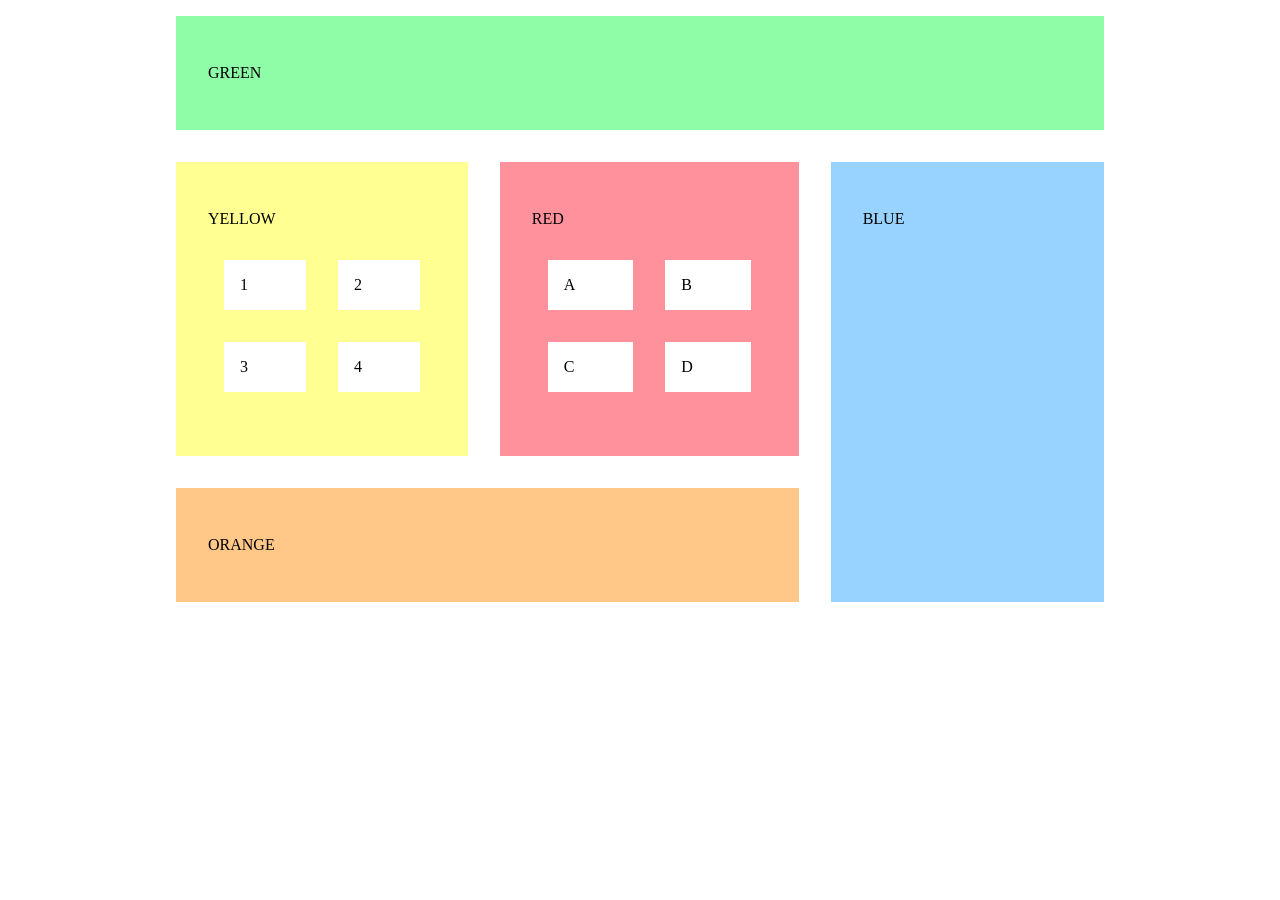
<file: CSS/Exercise-7/index.html>
<!DOCTYPE html>
<html lang="en">

<head>
  <meta charset="UTF-8">
  <meta http-equiv="X-UA-Compatible" content="IE=edge">
  <meta name="viewport" content="width=device-width, initial-scale=1.0">
  <title>Blocks</title>
  <link rel="stylesheet" href="start.css">
  <link rel="stylesheet" href="style.css">
</head>

<body>
  <section id="green">
    <p>GREEN</p>
  </section>
  <section id="yellow">
    <p>YELLOW</p>
    <ul>
      <li>1</li>
      <li>2</li>
      <li>3</li>
      <li>4</li>
    </ul>
  </section>
  <section id="orange">
    <p>ORANGE</p>
  </section>
  <section id="red">
    <p>RED</p>
    <ul>
      <li>A</li>
      <li>B</li>
      <li>C</li>
      <li>D</li>
    </ul>
  </section>
  <section id="blue">
    <p>BLUE</p>
  </section>

</body>

</html>
</file>
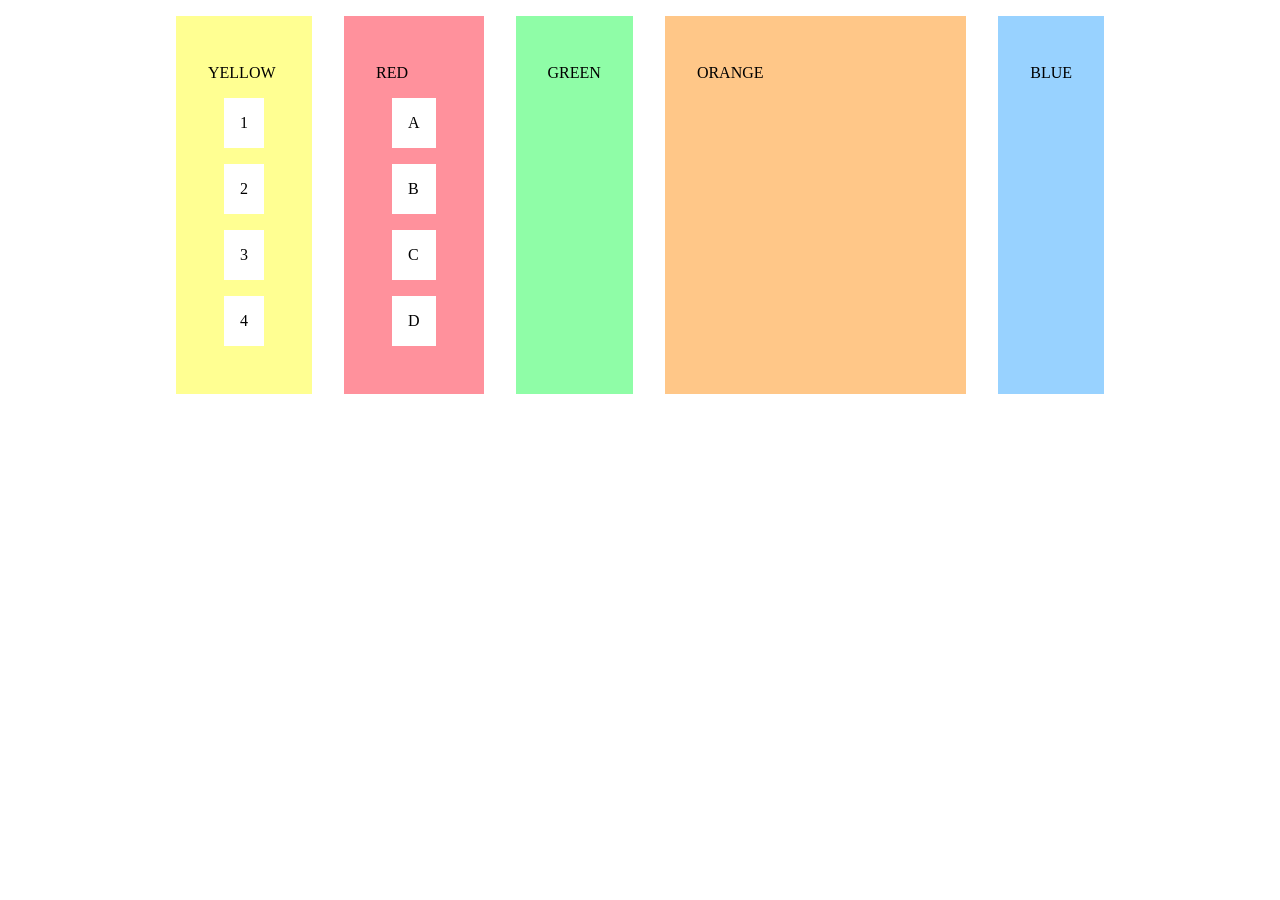
<file: CSS/Exercise-8/index.html>
<!DOCTYPE html>
<html lang="en">

<head>
  <meta charset="UTF-8">
  <meta http-equiv="X-UA-Compatible" content="IE=edge">
  <meta name="viewport" content="width=device-width, initial-scale=1.0">
  <title>Blocks</title>
  <link rel="stylesheet" href="start.css">
  <link rel="stylesheet" href="style.css">
</head>

<body>
  <section id="green">
    <p>GREEN</p>
  </section>
  <section id="yellow">
    <p>YELLOW</p>
    <ul>
      <li>1</li>
      <li>2</li>
      <li>3</li>
      <li>4</li>
    </ul>
  </section>
  <section id="orange">
    <p>ORANGE</p>
  </section>
  <section id="red">
    <p>RED</p>
    <ul>
      <li>A</li>
      <li>B</li>
      <li>C</li>
      <li>D</li>
    </ul>
  </section>
  <section id="blue">
    <p>BLUE</p>
  </section>
</body>

</html>
</file>
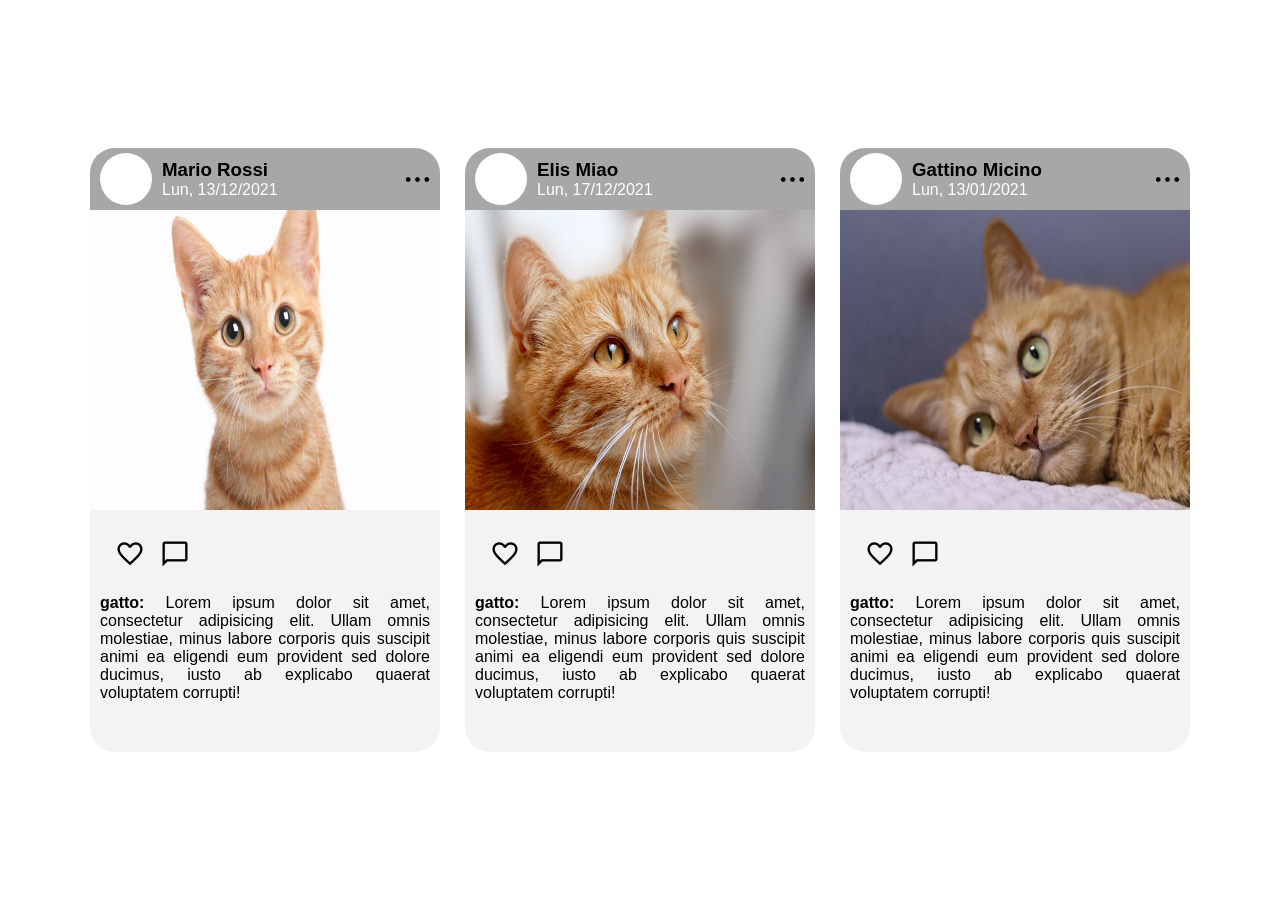
<file: CSS/Exercise-9/index.html>
<!DOCTYPE html>
<html lang="en">

<head>
    <meta charset="UTF-8">
    <meta http-equiv="X-UA-Compatible" content="IE=edge">
    <meta name="viewport" content="width=device-width, initial-scale=1.0">
    <title>Document</title>
    <link rel="stylesheet" href="style.css">
    <link rel="stylesheet"
        href="https://fonts.googleapis.com/css2?family=Material+Symbols+Outlined:opsz,wght,FILL,GRAD@48,400,0,0" />
</head>

<body>
    <main>
        <div class="card">
            <div class="card-header">
                <div class="card-img">
                    <div class="profile-img"></div>
                </div>
                <div class="card-titles">
                    <h3>Mario Rossi</h3>
                    <p>Lun, 13/12/2021</p>
                </div>
                <div class="card-setting">
                    <span class="material-symbols-outlined">more_horiz</span>
                </div>
            </div>
            <div class="card-photo"><img src="assets/AdobeStock_295949484-1-1280x720.jpg" alt="immagine"></div>
            <div class="card-iterator">
                <span class="material-symbols-outlined">favorite</span>
                <span class="material-symbols-outlined">chat_bubble</span>
            </div>
            <div class="card-body">
                <p> <span class="card-user">gatto:</span> Lorem ipsum dolor sit amet, consectetur adipisicing elit.
                    Ullam omnis molestiae, minus labore corporis quis suscipit animi ea eligendi eum provident sed
                    dolore ducimus, iusto ab explicabo quaerat voluptatem corrupti!</p>
            </div>
        </div>
        <div class="card">
            <div class="card-header">
                <div class="card-img">
                    <div class="profile-img"></div>
                </div>
                <div class="card-titles">
                    <h3>Elis Miao</h3>
                    <p>Lun, 17/12/2021</p>
                </div>
                <div class="card-setting">
                    <span class="material-symbols-outlined">more_horiz</span>
                </div>
            </div>
            <div class="card-photo"><img src="assets/cat-5496162_1280.jpg" alt="immagine"></div>
            <div class="card-iterator">
                <span class="material-symbols-outlined">favorite</span>
                <span class="material-symbols-outlined">chat_bubble</span>
            </div>
            <div class="card-body">
                <p> <span class="card-user">gatto:</span> Lorem ipsum dolor sit amet, consectetur adipisicing elit.
                    Ullam omnis molestiae, minus labore corporis quis suscipit animi ea eligendi eum provident sed
                    dolore ducimus, iusto ab explicabo quaerat voluptatem corrupti!</p>
            </div>
        </div>
        <div class="card">
            <div class="card-header">
                <div class="card-img">
                    <div class="profile-img"></div>
                </div>
                <div class="card-titles">
                    <h3>Gattino Micino</h3>
                    <p>Lun, 13/01/2021</p>
                </div>
                <div class="card-setting">
                    <span class="material-symbols-outlined">more_horiz</span>
                </div>
            </div>
            <div class="card-photo"><img src="assets/cat-5927525__340.jpg" alt="immagine"></div>
            <div class="card-iterator">
                <span class="material-symbols-outlined">favorite</span>
                <span class="material-symbols-outlined">chat_bubble</span>
            </div>
            <div class="card-body">
                <p> <span class="card-user">gatto:</span> Lorem ipsum dolor sit amet, consectetur adipisicing elit.
                    Ullam omnis molestiae, minus labore corporis quis suscipit animi ea eligendi eum provident sed
                    dolore ducimus, iusto ab explicabo quaerat voluptatem corrupti!</p>
            </div>
        </div>
    </main>
</body>

</html>
</file>
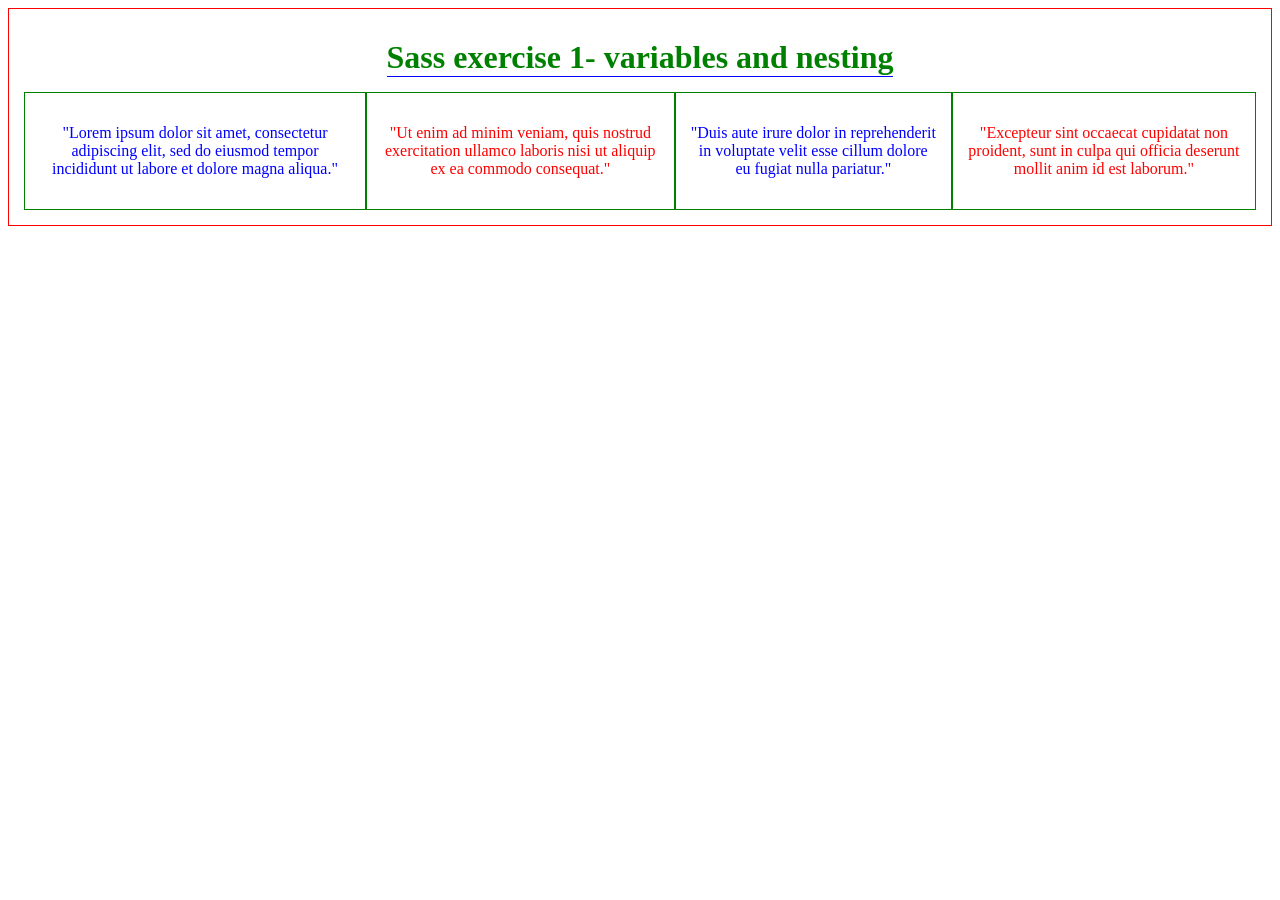
<file: SASS/sass_exercise_1-variables_nesting/index.html>
<!DOCTYPE html>
<html>
    <head>
        <title>Sass exercise 1- variables and nesting</title>
        <link rel="stylesheet" href="./style.css">
    </head>
    <body>
        <div>
            <h1>Sass exercise 1- variables and nesting</h1>
            <section>
                <article>
                    <p>"Lorem ipsum dolor sit amet, consectetur adipiscing elit, sed do eiusmod tempor incididunt ut labore et dolore magna aliqua."</p>
                </article>
                <article>
                    <p>"Ut enim ad minim veniam, quis nostrud exercitation ullamco laboris nisi ut aliquip ex ea commodo consequat."</p>
                </article> 
                <article>
                    <p>"Duis aute irure dolor in reprehenderit in voluptate velit esse cillum dolore eu fugiat nulla pariatur."</p>
                </article> 
                <article>
                    <p>"Excepteur sint occaecat cupidatat non proident, sunt in culpa qui officia deserunt mollit anim id est laborum."</p>
                </article>
            </section>
        </div>
    </body>
</html>
</file>
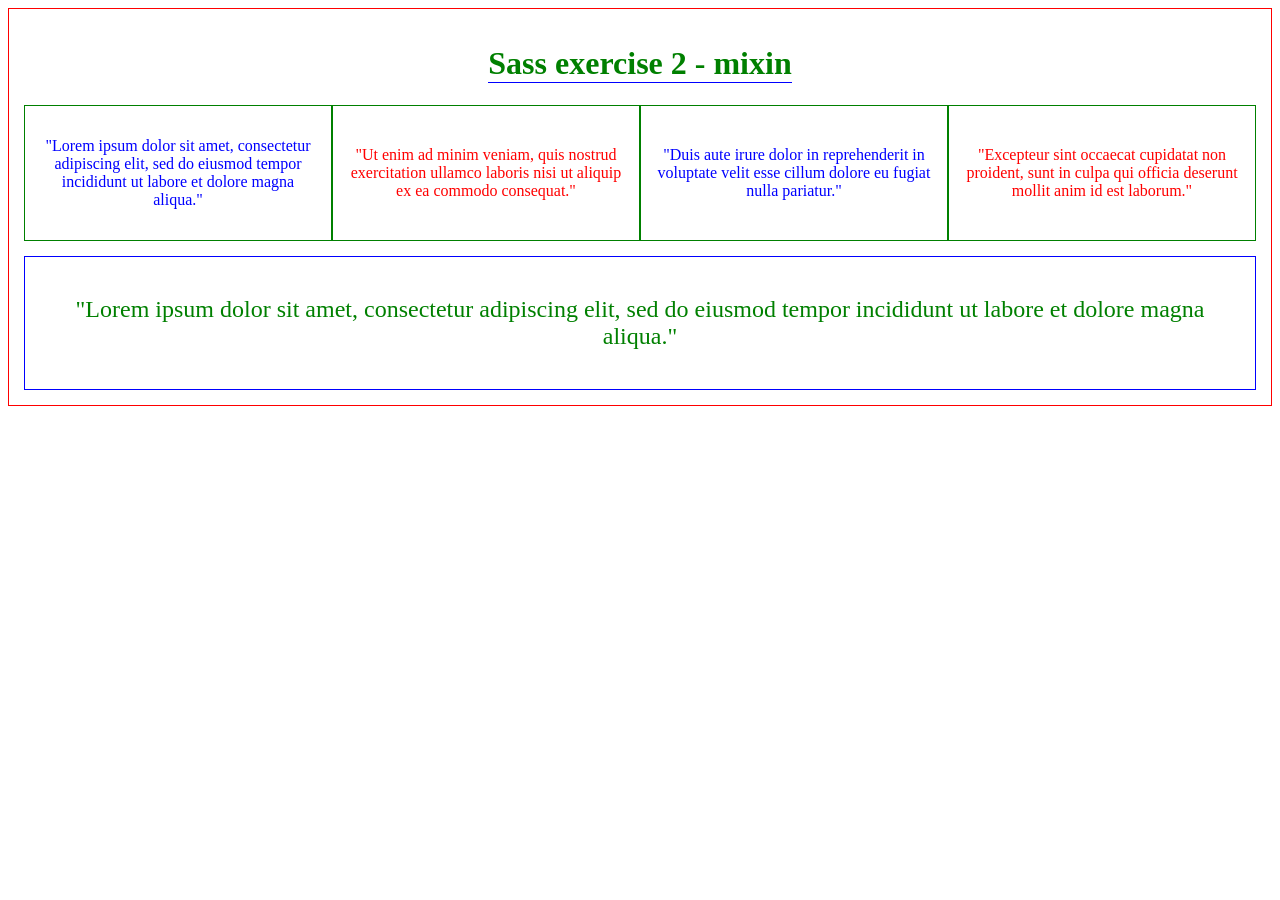
<file: SASS/sass_exercise_2-mixin/index.html>
<!DOCTYPE html>
<html>
    <head>
        <title>Sass exercise 2 - mixin</title>
        <link rel="stylesheet" href="./style.css">
    </head>
    <body>
        <div>
            <h1>Sass exercise 2 - mixin</h1>
            <section>
                <article class="odd">
                    <p>"Lorem ipsum dolor sit amet, consectetur adipiscing elit, sed do eiusmod tempor incididunt ut labore et dolore magna aliqua."</p>
                </article>
                <article class="even">
                    <p>"Ut enim ad minim veniam, quis nostrud exercitation ullamco laboris nisi ut aliquip ex ea commodo consequat."</p>
                </article> 
                <article class="odd">
                    <p>"Duis aute irure dolor in reprehenderit in voluptate velit esse cillum dolore eu fugiat nulla pariatur."</p>
                </article> 
                <article class="even">
                    <p>"Excepteur sint occaecat cupidatat non proident, sunt in culpa qui officia deserunt mollit anim id est laborum."</p>
                </article>
            </section>
            <section >
                <article class="footer">
                    <p>"Lorem ipsum dolor sit amet, consectetur adipiscing elit, sed do eiusmod tempor incididunt ut labore et dolore magna aliqua."</p>
                </article>
            </section>
        </div>
    </body>
</html>
</file>
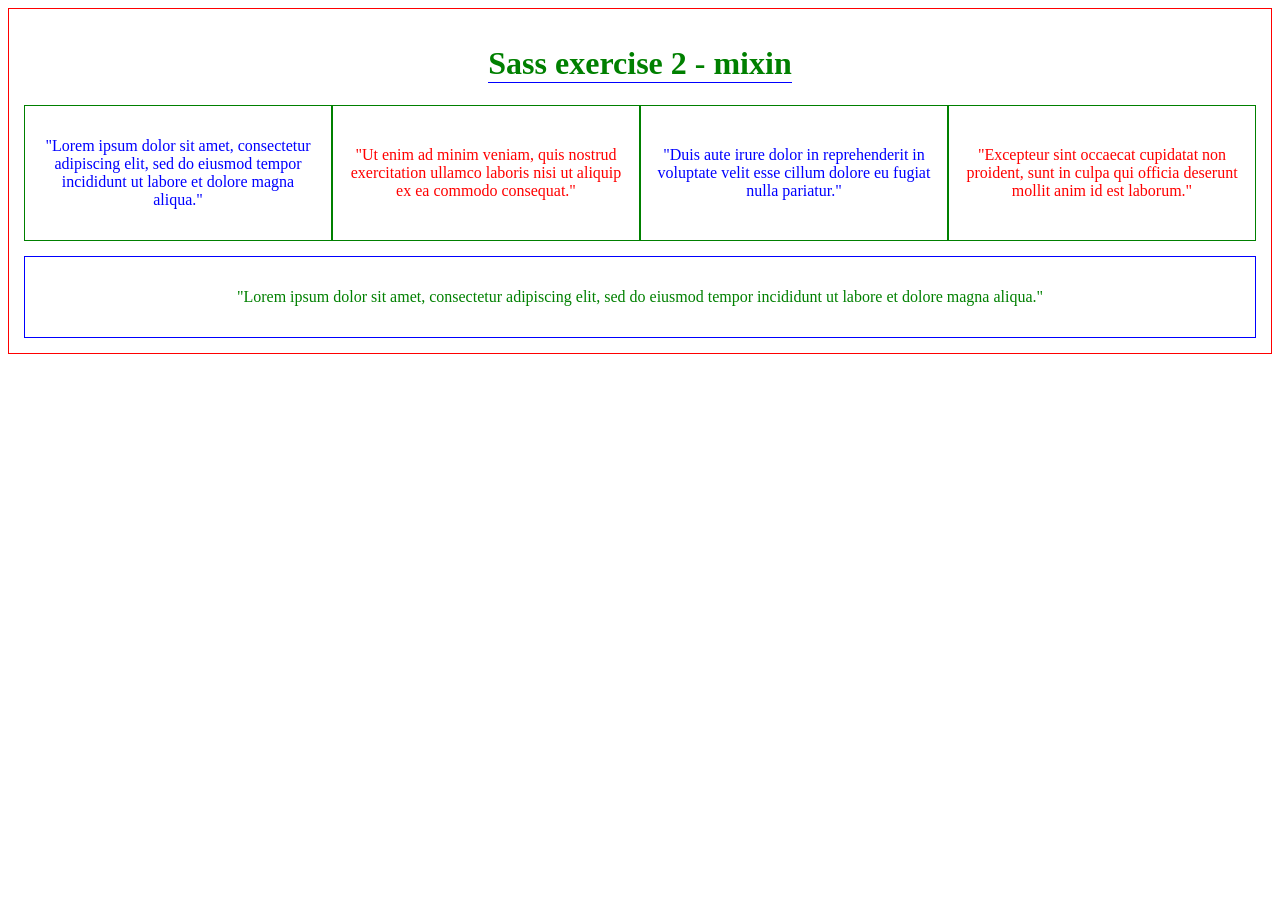
<file: SASS/sass_exercise_3-functions_modules/index.html>
<!DOCTYPE html>
<html>
    <head>
        <title>Sass exercise 3 - functions and modules</title>
        <link rel="stylesheet" href="./style.css">
    </head>
    <body>
        <div>
            <h1>Sass exercise 2 - mixin</h1>
            <section>
                <article class="odd">
                    <p>"Lorem ipsum dolor sit amet, consectetur adipiscing elit, sed do eiusmod tempor incididunt ut labore et dolore magna aliqua."</p>
                </article>
                <article class="even">
                    <p>"Ut enim ad minim veniam, quis nostrud exercitation ullamco laboris nisi ut aliquip ex ea commodo consequat."</p>
                </article> 
                <article class="odd">
                    <p>"Duis aute irure dolor in reprehenderit in voluptate velit esse cillum dolore eu fugiat nulla pariatur."</p>
                </article> 
                <article class="even">
                    <p>"Excepteur sint occaecat cupidatat non proident, sunt in culpa qui officia deserunt mollit anim id est laborum."</p>
                </article>
            </section>
            <section>
                <article class="footer">
                    <p>"Lorem ipsum dolor sit amet, consectetur adipiscing elit, sed do eiusmod tempor incididunt ut labore et dolore magna aliqua."</p>
                </article>
            </section>
        </div>
    </body>
</html>
</file>
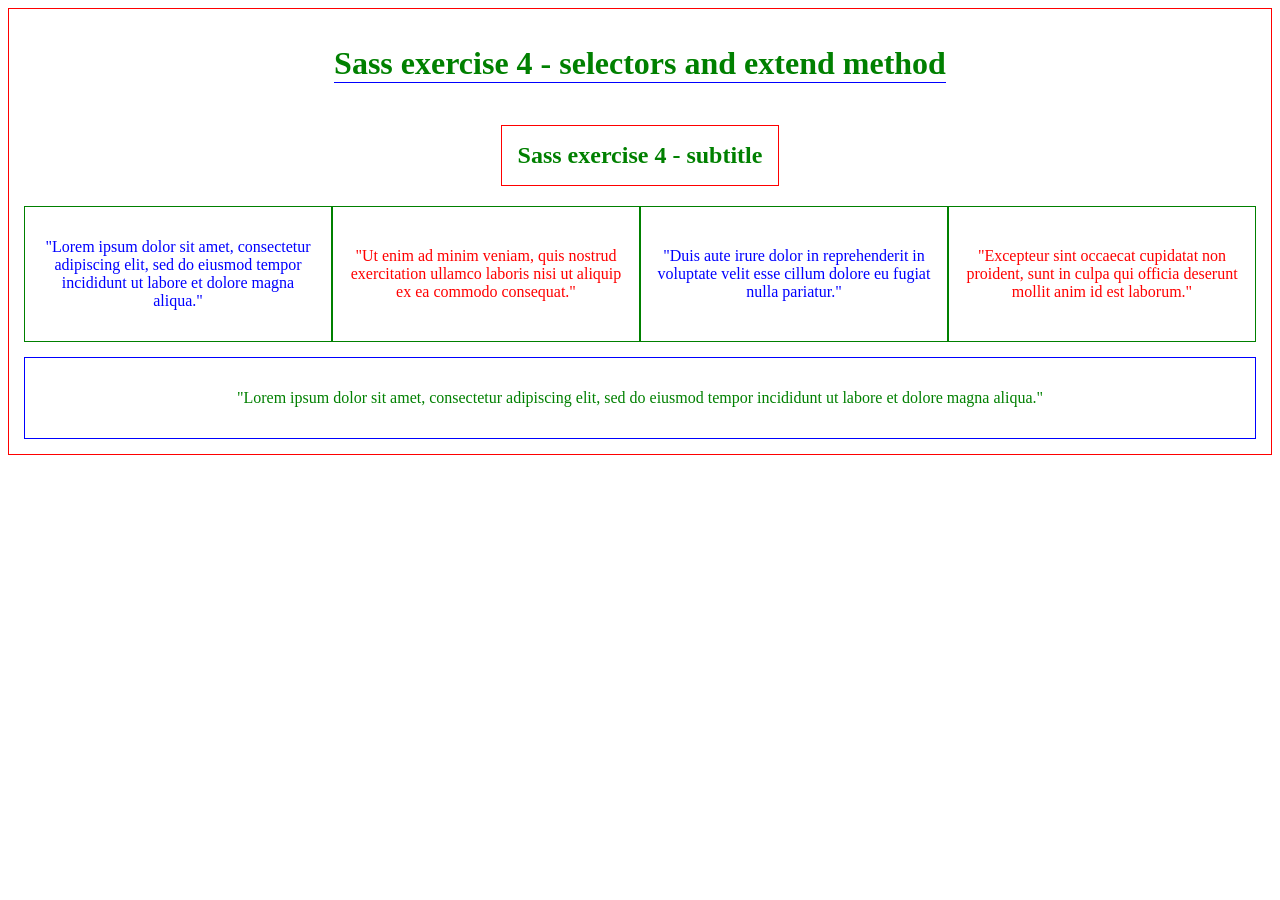
<file: SASS/sass_exercise_4-selectors_extend/index.html>
<!DOCTYPE html>
<html>
    <head>
        <title>Sass exercise 4 - selectors and extend method</title>
        <link rel="stylesheet" href="./style.css">
    </head>
    <body>
        <div>
            <h1>Sass exercise 4 - selectors and extend method</h1>
            <h2>Sass exercise 4 - subtitle</h2>
            <section>
                <article class="odd">
                    <p>"Lorem ipsum dolor sit amet, consectetur adipiscing elit, sed do eiusmod tempor incididunt ut labore et dolore magna aliqua."</p>
                </article>
                <article class="even">
                    <p>"Ut enim ad minim veniam, quis nostrud exercitation ullamco laboris nisi ut aliquip ex ea commodo consequat."</p>
                </article> 
                <article class="odd">
                    <p>"Duis aute irure dolor in reprehenderit in voluptate velit esse cillum dolore eu fugiat nulla pariatur."</p>
                </article> 
                <article class="even">
                    <p>"Excepteur sint occaecat cupidatat non proident, sunt in culpa qui officia deserunt mollit anim id est laborum."</p>
                </article>
            </section>
            <section>
                <article class="footer">
                    <p>"Lorem ipsum dolor sit amet, consectetur adipiscing elit, sed do eiusmod tempor incididunt ut labore et dolore magna aliqua."</p>
                </article>
            </section>
        </div>
    </body>
</html>
</file>
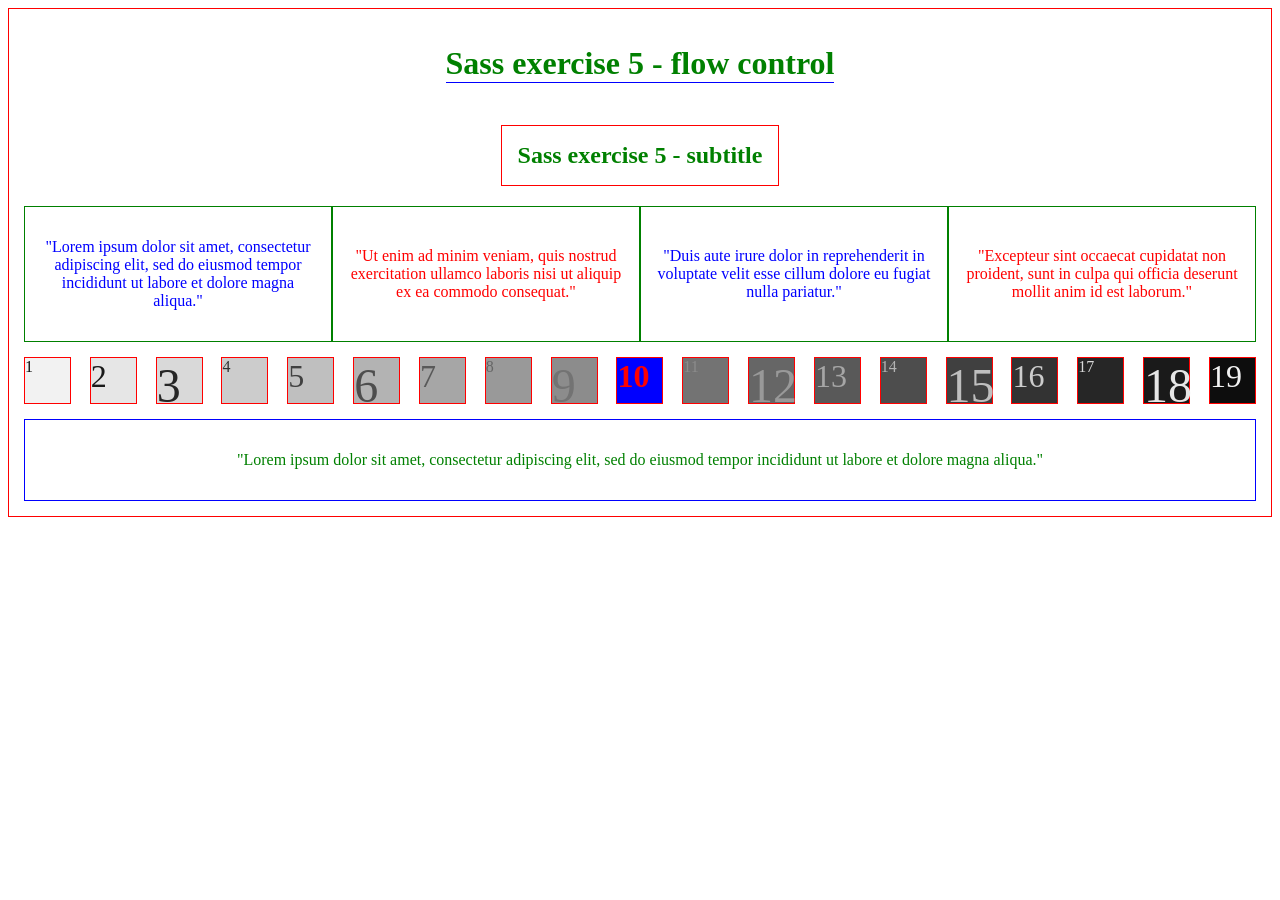
<file: SASS/sass_exercise_5-flow_control/index.html>
<!DOCTYPE html>
<html>
    <head>
        <title>Sass exercise 5 - flow control</title>
        <link rel="stylesheet" href="./style.css">
    </head>
    <body>
        <div>
            <h1>Sass exercise 5 - flow control</h1>
            <h2>Sass exercise 5 - subtitle</h2>
            <section>
                <article class="odd">
                    <p>"Lorem ipsum dolor sit amet, consectetur adipiscing elit, sed do eiusmod tempor incididunt ut labore et dolore magna aliqua."</p>
                </article>
                <article class="even">
                    <p>"Ut enim ad minim veniam, quis nostrud exercitation ullamco laboris nisi ut aliquip ex ea commodo consequat."</p>
                </article> 
                <article class="odd">
                    <p>"Duis aute irure dolor in reprehenderit in voluptate velit esse cillum dolore eu fugiat nulla pariatur."</p>
                </article> 
                <article class="even">
                    <p>"Excepteur sint occaecat cupidatat non proident, sunt in culpa qui officia deserunt mollit anim id est laborum."</p>
                </article>
            </section>
            <section class="box-container">
                <div class="fs-1rem">1</div>
                <div class="fs-2rem">2</div>
                <div class="fs-3rem">3</div>
                <div class="fs-1rem">4</div>
                <div class="fs-2rem">5</div>
                <div class="fs-3rem">6</div>
                <div class="fs-2rem">7</div>
                <div class="fs-1rem">8</div>
                <div class="fs-3rem">9</div>
                <div class="fs-2rem">10</div>
                <div class="fs-1rem">11</div>
                <div class="fs-3rem">12</div>
                <div class="fs-2rem">13</div>
                <div class="fs-1rem">14</div>
                <div class="fs-3rem">15</div>
                <div class="fs-2rem">16</div>
                <div class="fs-1rem">17</div>
                <div class="fs-3rem">18</div>
                <div class="fs-2rem">19</div>
            </section>
            <section>
                <article class="footer">
                    <p>"Lorem ipsum dolor sit amet, consectetur adipiscing elit, sed do eiusmod tempor incididunt ut labore et dolore magna aliqua."</p>
                </article>
            </section>
        </div>
    </body>
</html>
</file>
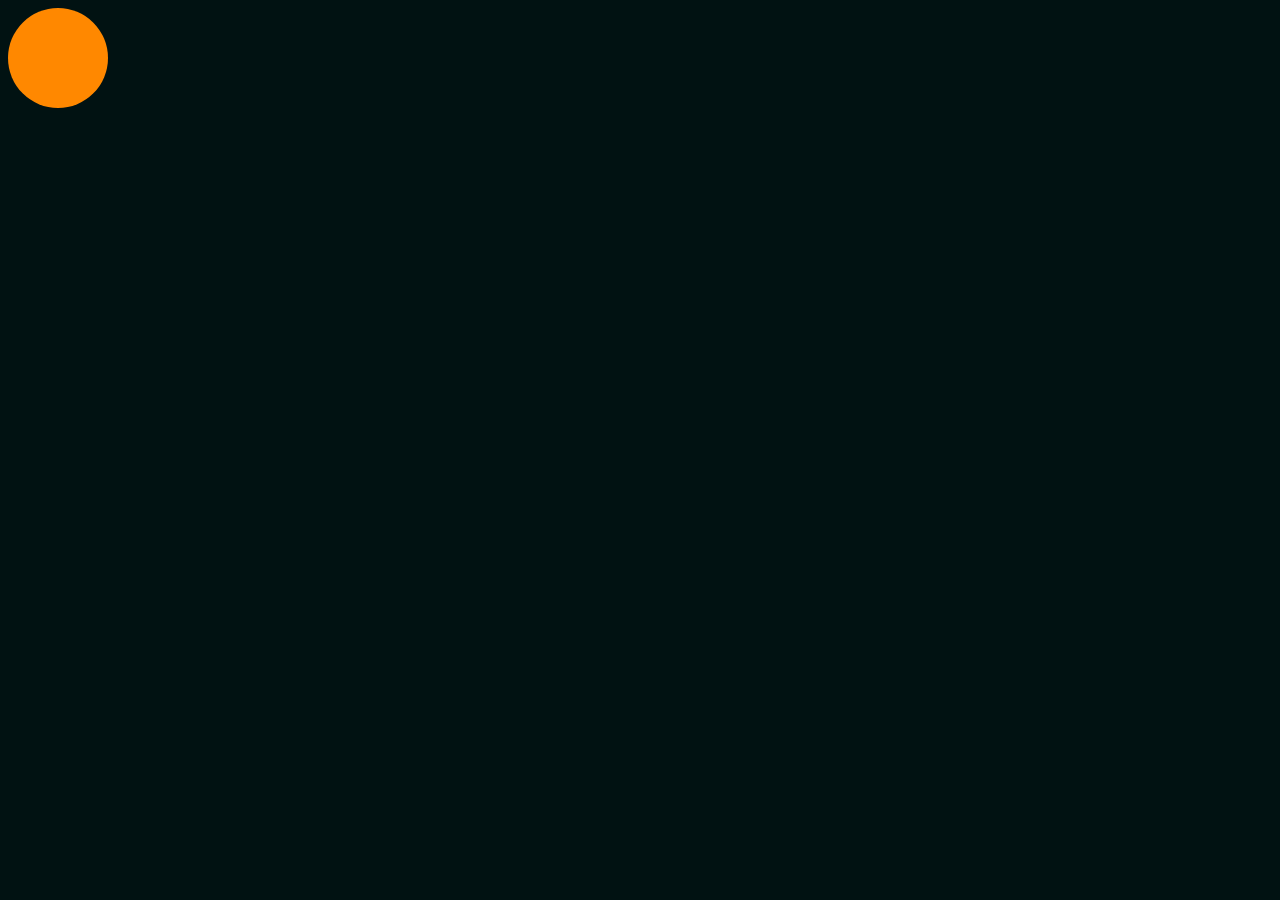
<file: CSS/01 Rewrite the rules/start/index.html>
<!DOCTYPE html>
<html lang="en">
  <head>
    <meta charset="UTF-8" />
    <meta
      name="viewport"
      content="width=device-width, user-scalable=no, initial-scale=1.0, maximum-scale=1.0, minimum-scale=1.0"
    />
    <meta http-equiv="X-UA-Compatible" content="ie=edge" />
    <title>Document</title>
    <link rel="stylesheet" href="style.css">
  </head>
  <body">
    <div class="ball"></div>
  </body>
</html>
</file>
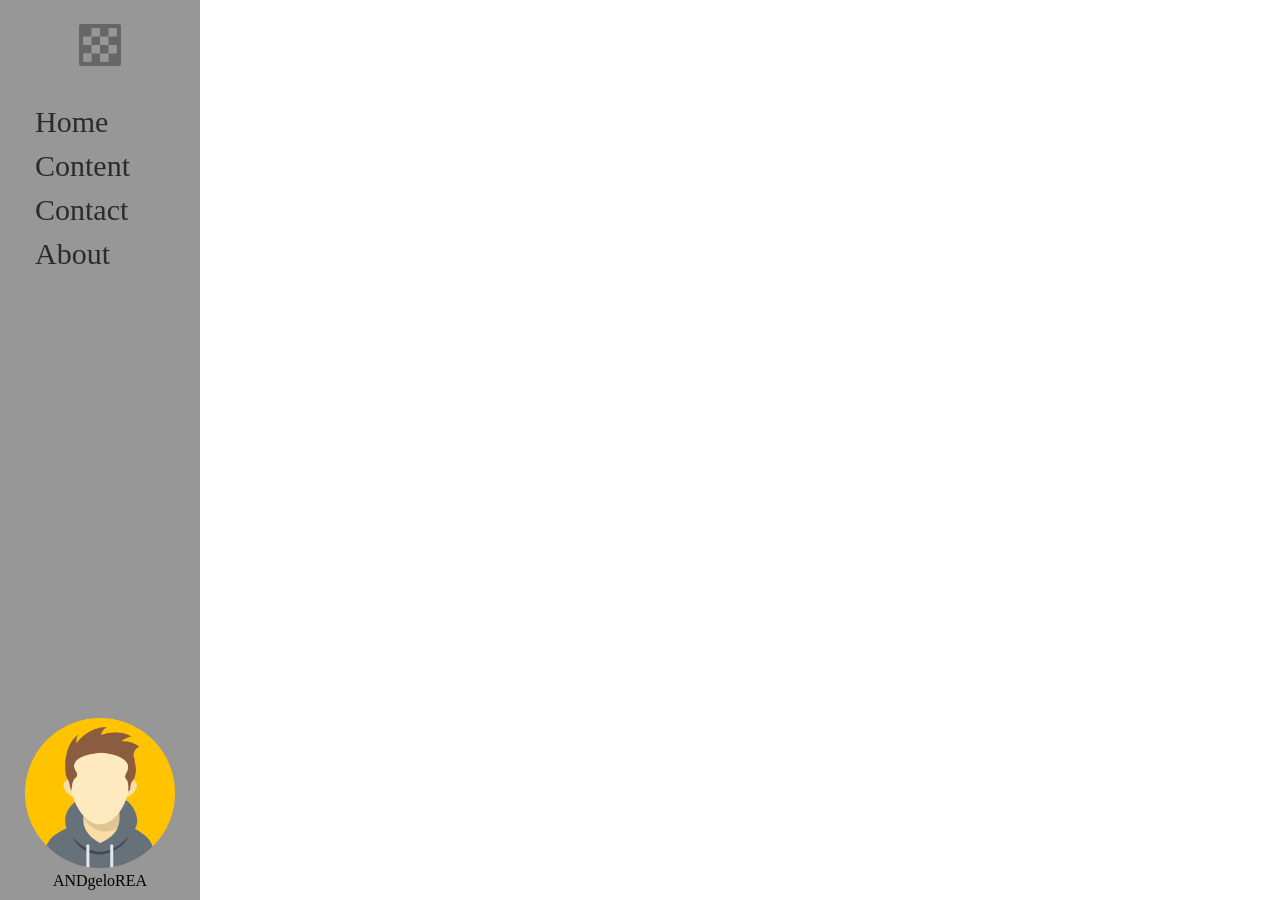
<file: CSS/02 Flexbox/start/index.html>
<!DOCTYPE html>
<html lang="en">

<head>
  <meta charset="UTF-8" />
  <meta name="viewport" 
    content="width=device-width, user-scalable=no, initial-scale=1.0, maximum-scale=1.0, minimum-scale=1.0" />
  <meta http-equiv="X-UA-Compatible" content="ie=edge" />
  <title>CSS Lessons</title>
  <link rel="stylesheet" href="style.css">
  <link href='https://unpkg.com/boxicons@2.1.4/css/boxicons.min.css' rel='stylesheet'>
</head>

<body>
  <div class="side-wrapper">
    <div class="logo"><i class='bx bxs-chess'></i></div>
    <div class="link-wrapper">
      <a href="#">Home</a>
      <a href="#">Content</a>
      <a href="#">Contact</a>
      <a href="#">About</a>
    </div>
    <div class="footer">
      <div class="avatar"><img src="avatar-icon-images-4.jpg" alt="avatar"></div>
      <div class="username">ANDgeloREA</div>
    </div>
  </div>
</body>

</html>
</file>
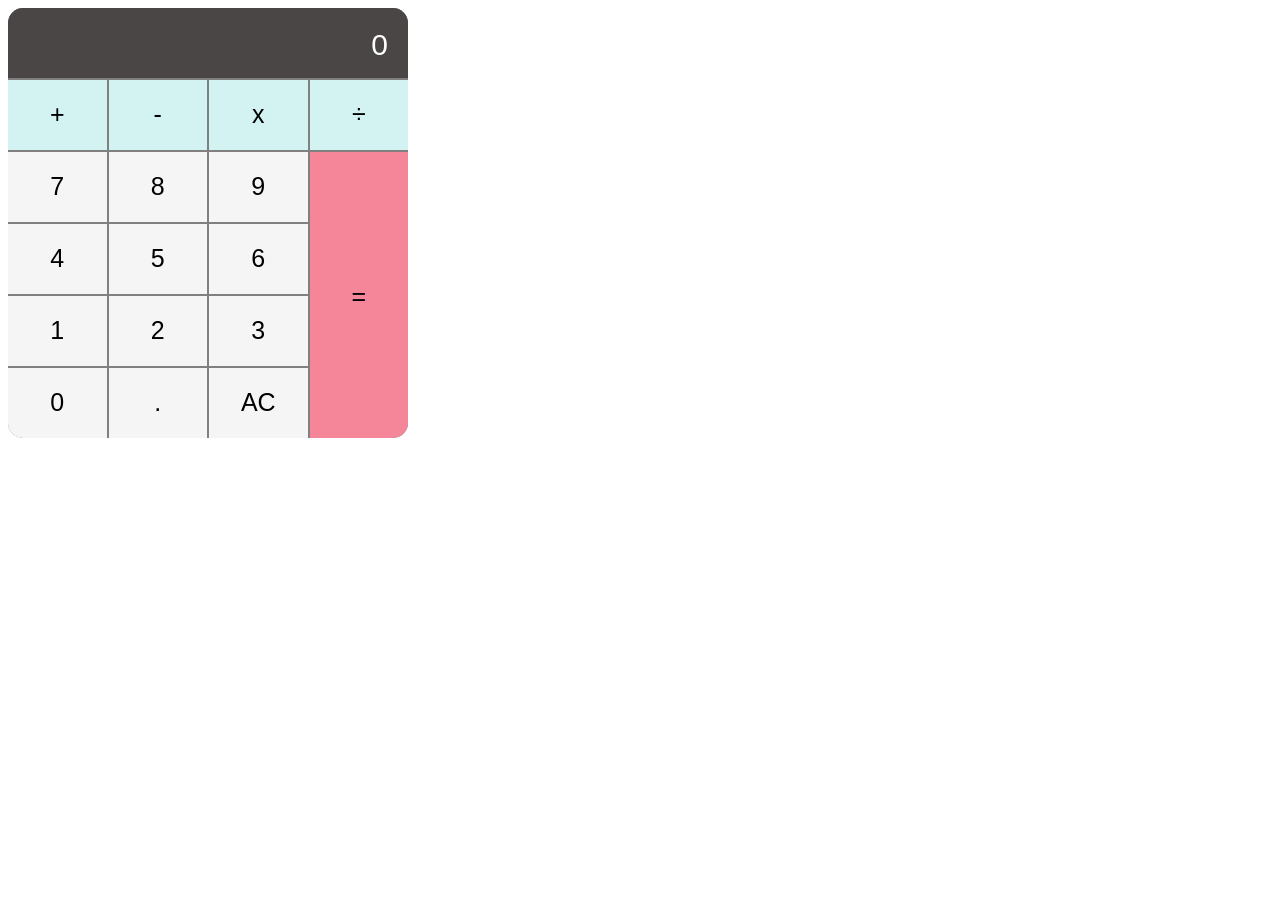
<file: CSS/03 Grid/start/index.html>
<!DOCTYPE html>
<html lang="en">

<head>
    <meta charset="UTF-8" />
    <meta name="viewport"
        content="width=device-width, user-scalable=no, initial-scale=1.0, maximum-scale=1.0, minimum-scale=1.0" />
    <meta http-equiv="X-UA-Compatible" content="ie=edge" />
    <title>CSS Lessons</title>
    <link rel="stylesheet" href="style.css">
</head>

<body>
    <div class="container">
        <div>
            <div class="result">0</div>
        </div>
        <div class="operator">
            <div class="operator-number">+</div>
            <div class="operator-number">-</div>
            <div class="operator-number">x</div>
            <div class="operator-number">÷</div>
        </div>
        <div class="numbers-container">
            <div>
                <div class="number">7</div>
                <div class="number">4</div>
                <div class="number">1</div>
                <div class="number" id="left-border">0</div>
            </div>
            <div>
                <div class="number">8</div>
                <div class="number">5</div>
                <div class="number">2</div>
                <div class="number">.</div>
            </div>
            <div>
                <div class="number">9</div>
                <div class="number">6</div>
                <div class="number">3</div>
                <div class="number">AC</div>
            </div>
            <div>
                <div class="result-number">=</div>
            </div>
        </div>
    </div>
</body>

</html>
</file>
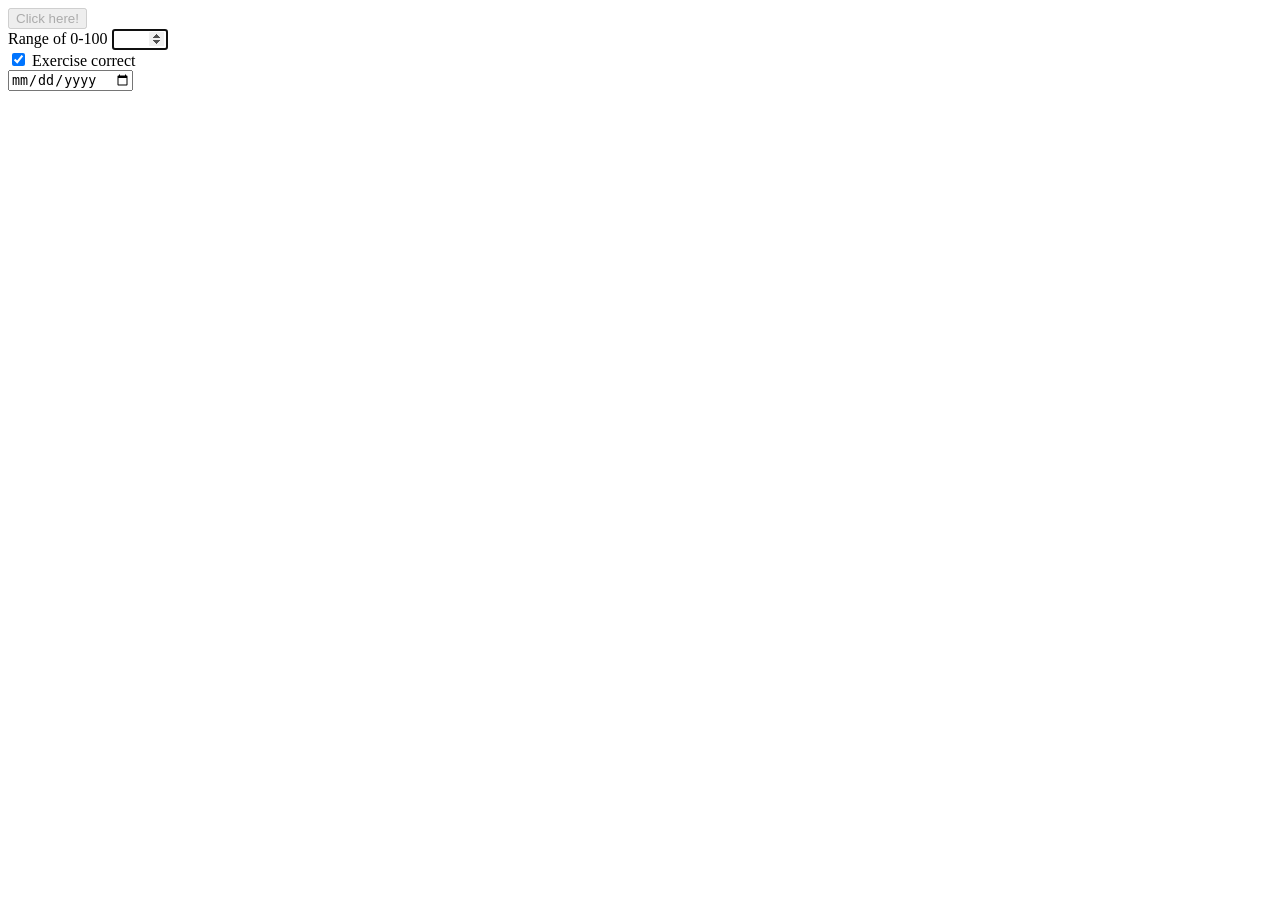
<file: Attributes/start.html>
<!DOCTYPE html>
<html lang="en">
  <head>
    <meta charset="UTF-8" />
    <meta
      name="viewport"
      content="width=device-width, user-scalable=no, initial-scale=1.0, maximum-scale=1.0, minimum-scale=1.0"
    />
    <meta http-equiv="X-UA-Compatible" content="ie=edge" />
    <title>HTML Lesson</title>
  </head>
  <body>
    <form>
      <button type="button" disabled>Click here!</button>
      <br>
      <label for="range_number">Range of 0-100</label>
      <input type="number" id="range_number" name="range_number" min="0" max="100" step="2" autofocus>
      <br>
      <input type="checkbox" id="check_exercise" name="check_exercise" value="exercise_correct" checked>
      <label for="check_exercise">Exercise correct</label>
      <br>
      <input type="date" id="date" name="date">
    </form>
  </body>
</html>
</file>
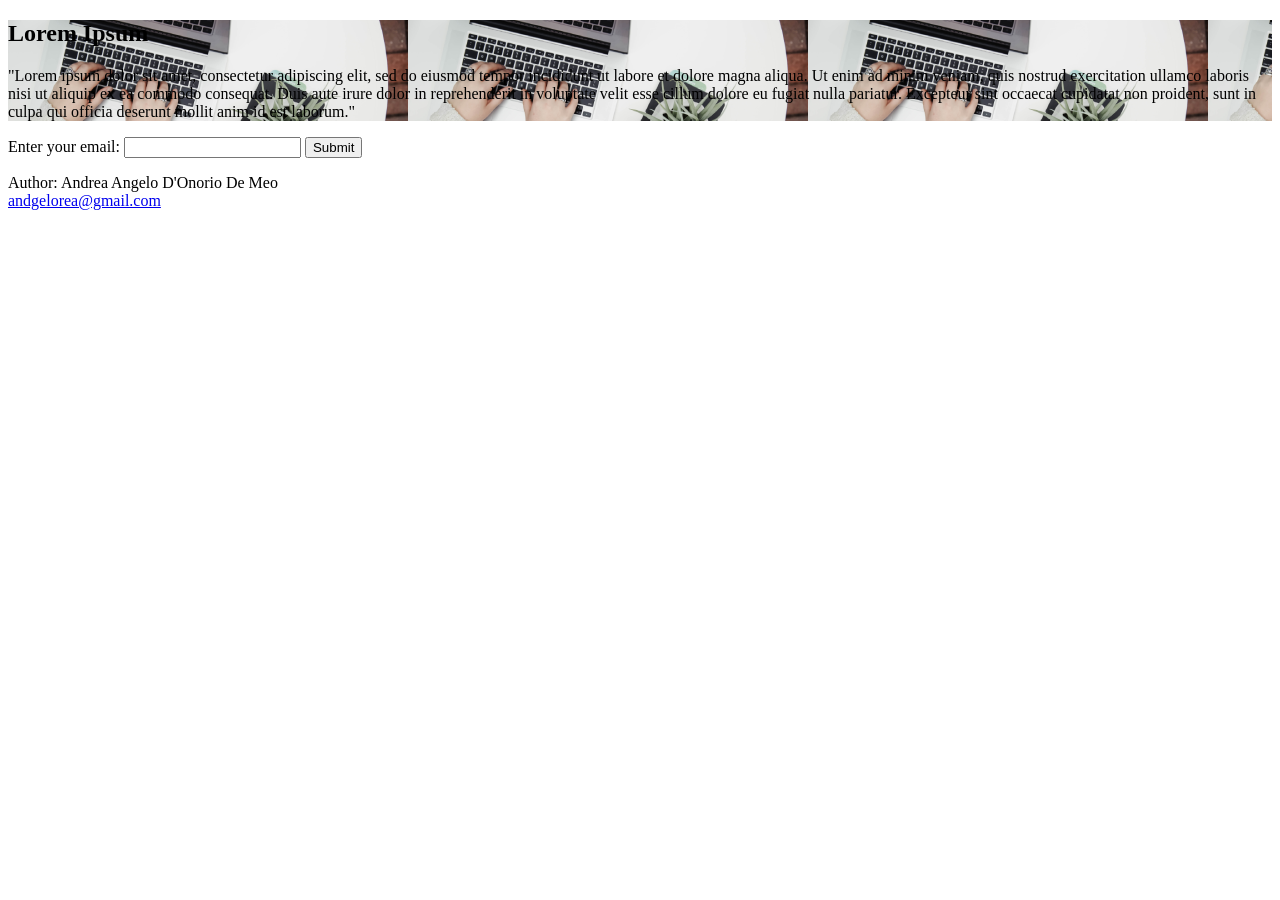
<file: Create an HTML blog page/start.html>
<!DOCTYPE html>
<html lang="en">
  <head>
    <meta charset="UTF-8" />
    <meta
      name="viewport"
      content="width=device-width, user-scalable=no, initial-scale=1.0, maximum-scale=1.0, minimum-scale=1.0"
    />
    <meta http-equiv="X-UA-Compatible" content="ie=edge" />
    <title>HTML Lesson</title>
  </head>
  <body>
    <article style="background-image: url('assets/hands.png');">
      <h1>Lorem Ipsum</h1>
      <p>"Lorem ipsum dolor sit amet, consectetur adipiscing elit, sed do eiusmod tempor incididunt ut labore et dolore magna aliqua. Ut enim ad minim veniam, quis nostrud exercitation ullamco laboris nisi ut aliquip ex ea commodo consequat. Duis aute irure dolor in reprehenderit in voluptate velit esse cillum dolore eu fugiat nulla pariatur. Excepteur sint occaecat cupidatat non proident, sunt in culpa qui officia deserunt mollit anim id est laborum."</p>
    </article>
    <form>
      <label for="email">Enter your email:</label>
      <input type="email" id="email" name="email" required>
      <button>Submit</button>
    </form>
    <footer>
      <p>Author: Andrea Angelo D'Onorio De Meo<br>
      <a href="mailto:andgelorea@gmail.com">andgelorea@gmail.com</a></p>
    </footer>
  </body>
</html>
</file>
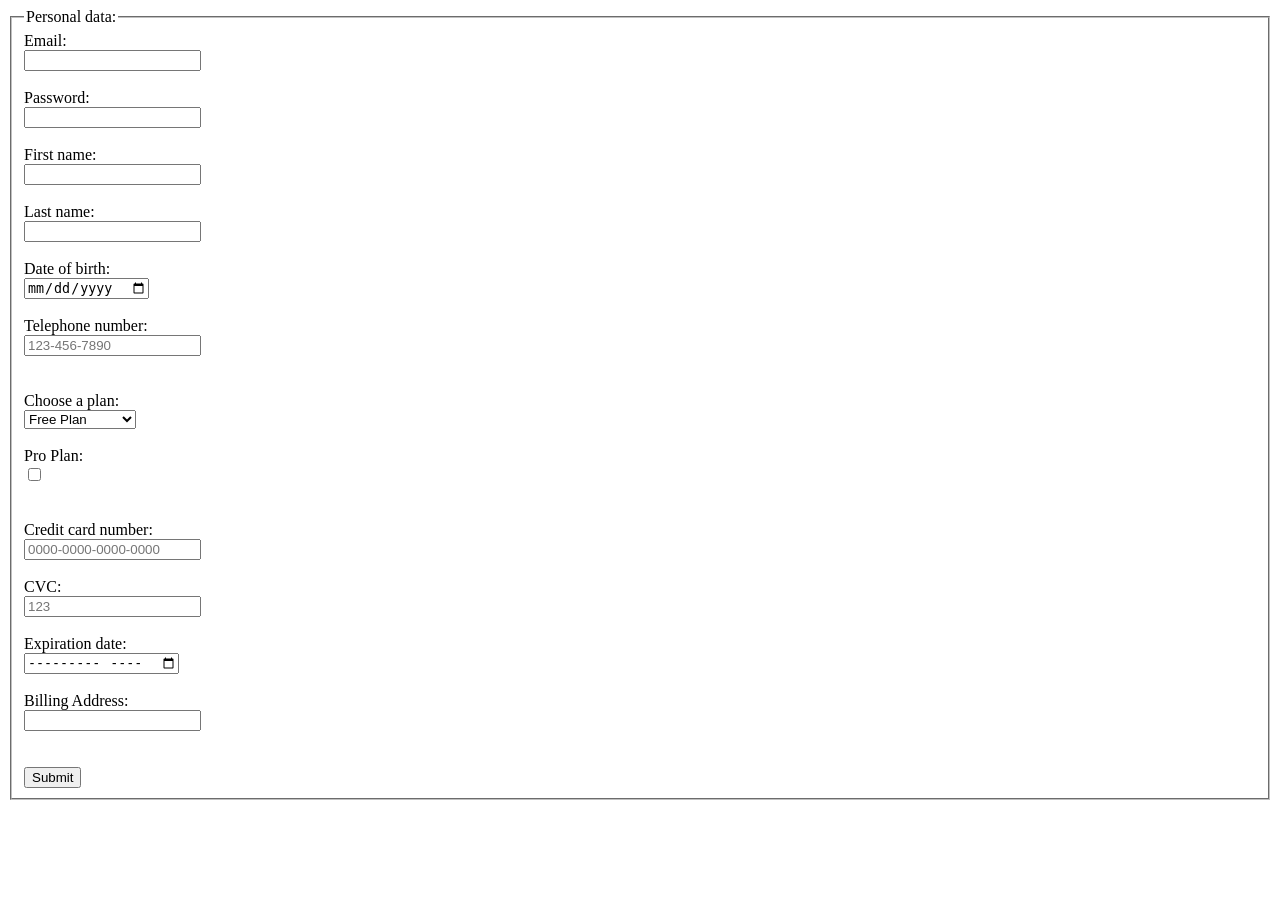
<file: Form/start.html>
<!DOCTYPE html>
<html lang="eng">
  <head>
    <meta http-equiv="X-UA-Compatible" content="IE=edge" />
    <meta charset="utf-8" />
    <meta
      name="viewport"
      content="width=device-width, initial-scale=1.0, maximum-scale=1.0, user-scalable=no"
    />
    <title>HTML Lesson</title>
    <style>
      label {
        display: block;
      }
    </style>
  </head>

  <body>
    <form>
      <fieldset>
      <legend>Personal data:</legend>
      <label for="email">Email:</label>
      <input type="email" id="email" name="email" required>
      <br><br>
      <label for="password">Password:</label>
      <input type="password" id="password" name="password" minlength="6" maxlength="12" required>
      <br><br>
      <label for="name">First name:</label>
      <input type="text" id="name" name="name" required>
      <br><br>
      <label for="lastname">Last name:</label>
      <input type="text" id="lastname" name="lastname" required>
      <br><br>
      <label for="date_of_birth">Date of birth:</label>
      <input type="date" id="date_of_birth" name="date_of_birth" required>
      <br><br>
      <label for="telephone_number">Telephone number:</label>
      <input type="tel" id="telephone_number" name="telephone_number" placeholder="123-456-7890" pattern="[0-9]{3}-[0-9]{3}-[0-9]{4}" minlength="10" maxlength="10" required>
      <br><br><br>
      <label for="choosing_plans">Choose a plan:</label>
      <select name="choosing_plans" id="choosing_plans" required>
        <option value="free_plan">Free Plan</option>
        <option value="group_of_3_plans">3 Plans for €25</option>
      </select>
      <br><br>
      <label for="pro_plan">Pro Plan:</label>
      <input type="checkbox" id="pro_plan" name="pro_plan" value="pro_plan">
      <br><br><br>
      <label for="credit_card_number">Credit card number:</label>
      <input type="number" id="credit_card_number" name="credit_card_number" placeholder="0000-0000-0000-0000" pattern="[0-9]{4}-[0-9]{4}-[0-9]{4}-[0-9]{4}" minlength="16" maxlength="16" required>
      <br><br>
      <label for="cvc">CVC:</label>
      <input type="number" id="cvc" name="cvc" placeholder="123" pattern="[0-9]{3}" minlength="3" maxlength="3" required>
      <br><br>
      <label for="expiration_date">Expiration date:</label>
      <input type="month" id="expiration_date" name="expiration_date" required>
      <br><br>
      <label for="billing_address">Billing Address:</label>
      <input type="text" id="billing_address" name="billing_address" required>
      <br><br><br>
      <input type="submit">
      </fieldset>
    </form>
  </body>
</html>
</file>
<file: CSS/Exercise-7/start.css>
body {
    display: grid;
    grid-template-areas:
      'green green green green'
      'yellow red blue blue'
      'orange orange blue blue';
}
 
#green { grid-area: green; }
#yellow { grid-area: yellow; }
#orange { grid-area: orange; }
#red { grid-area: red; }
#blue { grid-area: blue; }

#yellow ul {
    display: grid;
    grid-template-areas:
      'li li'
      'li li';
}
  
#red ul {
    display: grid;
    grid-template-areas:
      'li li'
      'li li';
}
</file>
<file: CSS/Exercise-7/style.css>
body {
  width: 60em;
  margin: 0 auto;
}

section {
  padding: 2em;
  margin: 1em;
}

#green {
  background-color: #8ffda7;
}

#orange {
  background-color: #ffc788;
}

#yellow {
  background-color: #ffff92;
}

#red {
  background-color: #ff919c;
}

#blue {
  background-color: #98d2ff;
}

ul {
  padding: 0;
}

li {
  background-color: white;
  padding: 1em;
  display: block;
  margin: 1em;
}
</file>
<file: CSS/Exercise-8/start.css>
body {
    display: flex;
}

#yellow {
    order: -2;
}

#red {
    order: -1;
}

#orange {
    display: flex;
    flex-grow: 2;
}
</file>
<file: CSS/Exercise-8/style.css>
body {
  width: 60em;
  margin: 0 auto;
}

section {
  padding: 2em;
  margin: 1em;
}

#green {
  background-color: #8ffda7;
}

#orange {
  background-color: #ffc788;
}

#yellow {
  background-color: #ffff92;
}

#red {
  background-color: #ff919c;
}

#blue {
  background-color: #98d2ff;
}

ul {
  padding: 0;
}

li {
  background-color: white;
  padding: 1em;
  display: block;
  margin: 1em;
}
</file>
<file: CSS/Exercise-9/style.css>
:root {
    --card-padding: 20px;
    --card-radius: 25px;

    --card-photo-width: 350px;
    --card-photo-height: 300px;
    --card-photo-max-width: 100%;
    --card-photo-max-height: 100%;
}

.card h3,
.card p{
    padding: 0;
    margin: 0;
}

body {
    padding: 0;
    margin: 0;
    box-sizing: border-box;
    height: 100vh;
    min-height: 100vh;
}

main {
    height: 100%;
    display: flex;
    flex-wrap: wrap;
    justify-content: center;
    align-items: center;
    gap: 25px;
}

.card {
    border-radius: var(--card-radius);
    font-family: sans-serif;
    background-color: rgb(243, 243, 243);
}

.card .card-header {
    display: flex;
    align-items: center;
    gap: 10px;
    padding: 5px;
    padding-left: 10px;
    background-color: rgb(167, 167, 167);
    border-top-right-radius: var(--card-radius);
    border-top-left-radius: var(--card-radius);
}

.card .card-header .card-img {
    display: flex;
    justify-content: center;
    align-items: center;
    height: 100%;

}

.card .card-header .card-img .profile-img {
    height: 52px;
    width: 52px;
    border-radius: 50px;
    background-color: white;
    background-size: contain;
    background-position: center center;
}

.card .card-header .card-titles {
    padding: 0;
}

.card .card-header .card-titles h3 {
    color: black;
}

.card .card-header .card-titles p {
    color: white;
}

.card .card-setting {
    display: flex;
    flex-direction: row-reverse;
    flex-grow: 1;
}

.card .card-photo img {
    margin: 0;
    padding: 0;
    width: var(--card-photo-width);
    height: var(--card-photo-height);
    max-width: var(--card-photo-max-width);
    max-height: var(--card-photo-max-height);
}

.card .card-iterator {
    display: flex;
    gap: 15px;
    padding: 25px;
}

.card .card-body {
    width: var(--card-photo-width);
    
}

.card .card-body p {
    padding-left: 10px;
    padding-right: 10px;
    padding-bottom: 50px;
    text-align: justify;
}

.card .card-body .card-user {
    font-weight: bold;
}

.card-setting span {
    font-size: 35px;
}

.card-iterator span {
    font-size: 30px;
}

@media (max-width: 768px) {
    main {
        height: 100%;
        display: flex;
        flex-direction: row;
        flex-wrap: wrap;
        justify-content: flex-start;
    }
}

@media (max-width: 375px) {
    main {
        height: 100%;
        display: flex;
        flex-wrap: nowrap;
        flex-direction: column;
    }
}
</file>
<file: SASS/sass_exercise_1-variables_nesting/style.css>
div {
  border: 1px solid red;
  display: flex;
  flex-direction: column;
  justify-content: center;
  align-items: center; }
  div h1 {
    color: green;
    border-bottom: 1px solid blue;
    margin: 15px 0 0 0;
    padding: 15px 0 0 0; }
  div section {
    display: flex;
    margin: 15px; }
    div section article {
      border: 1px solid green;
      display: flex;
      justify-content: center;
      align-items: center;
      padding: 15px; }
      div section article p {
        text-align: center; }
      div section article:nth-child(odd) p {
        color: blue; }
      div section article:nth-child(even) p {
        color: red; }

/*# sourceMappingURL=style.css.map */
</file>
<file: SASS/sass_exercise_2-mixin/style.css>
div {
  border: 1px solid red;
  display: flex;
  flex-direction: column;
  justify-content: center;
  align-items: center;
  padding: 15px; }
  div h1 {
    color: green;
    border-bottom: 1px solid blue; }
  div section {
    display: flex;
    width: 100%; }
    div section article {
      border: 1px solid green;
      display: flex;
      justify-content: center;
      align-items: center;
      padding: 15px; }
      div section article p {
        text-align: center; }
    div section .odd {
      text-align: center;
      width: 100%;
      color: blue;
      border: 1px solid green;
      font-size: 1rem; }
    div section .even {
      text-align: center;
      width: 100%;
      color: red;
      border: 1px solid green;
      font-size: 1rem; }
    div section .footer {
      text-align: center;
      width: 100%;
      color: green;
      border: 1px solid blue;
      font-size: 24px;
      margin-top: 15px; }

/*# sourceMappingURL=style.css.map */
</file>
<file: SASS/sass_exercise_3-functions_modules/style.css>
div {
  border: 1px solid red;
  display: flex;
  flex-direction: column;
  justify-content: center;
  align-items: center;
  padding: 15px;
}
div h1 {
  color: green;
  border-bottom: 1px solid blue;
}
div section {
  display: flex;
  width: 100%;
}
div section article {
  display: flex;
  justify-content: center;
  align-items: center;
  padding: 15px;
}
div section article p {
  text-align: center;
}
div section .odd {
  text-align: center;
  width: 100%;
  color: blue;
  border: 1px solid green;
  font-size: calc(16/16)rem;
}
div section .even {
  text-align: center;
  width: 100%;
  color: red;
  border: 1px solid green;
  font-size: calc(16/16)rem;
}
div section .footer {
  text-align: center;
  width: 100%;
  color: green;
  border: 1px solid blue;
  font-size: calc(24/16)rem;
  margin-top: 15px;
}

/*# sourceMappingURL=style.css.map */
</file>
<file: SASS/sass_exercise_4-selectors_extend/style.css>
div {
  border: 1px solid red;
  display: flex;
  flex-direction: column;
  justify-content: center;
  align-items: center;
  padding: 15px;
}
div h2, div h1 {
  text-align: center;
  color: green;
}
div h1 {
  border-bottom: 1px solid blue;
}
div h2 {
  padding: 1rem;
  border: 1px solid red;
}
div section {
  display: flex;
  width: 100%;
}
div section article {
  display: flex;
  justify-content: center;
  align-items: center;
  padding: 15px;
}
div section article p {
  text-align: center;
}
div section .odd {
  text-align: center;
  width: 100%;
  color: blue;
  border: 1px solid green;
  font-size: calc(16/16)rem;
}
div section .even {
  text-align: center;
  width: 100%;
  color: red;
  border: 1px solid green;
  font-size: calc(16/16)rem;
}
div section .footer {
  text-align: center;
  width: 100%;
  color: green;
  border: 1px solid blue;
  font-size: calc(24/16)rem;
  margin-top: 15px;
}

/*# sourceMappingURL=style.css.map */
</file>
<file: SASS/sass_exercise_5-flow_control/style.css>
div {
  border: 1px solid red;
  display: flex;
  flex-direction: column;
  justify-content: center;
  align-items: center;
  padding: 15px;
}
div h2, div h1 {
  text-align: center;
  color: green;
}
div h1 {
  border-bottom: 1px solid blue;
}
div h2 {
  padding: 1rem;
  border: 1px solid red;
}
div section {
  display: flex;
  width: 100%;
}
div section article {
  display: flex;
  justify-content: center;
  align-items: center;
  padding: 15px;
}
div section article p {
  text-align: center;
}
div section .odd {
  text-align: center;
  width: 100%;
  color: blue;
  border: 1px solid green;
  font-size: calc(16/16)rem;
}
div section .even {
  text-align: center;
  width: 100%;
  color: red;
  border: 1px solid green;
  font-size: calc(16/16)rem;
}
div section .footer {
  text-align: center;
  width: 100%;
  color: green;
  border: 1px solid blue;
  font-size: calc(24/16)rem;
  margin-top: 15px;
}

.box-container {
  display: flex;
  justify-content: space-between;
  margin-top: 15px;
}

.fs-1rem {
  font-size: 1rem;
}

.fs-2rem {
  font-size: 2rem;
}

.fs-3rem {
  font-size: 3rem;
}

.box-container div:nth-child(1) {
  border: 1px solid red;
  width: 45px;
  height: 45px;
  background-color: #f2f2f2;
  color: #0d0d0d;
  padding: 0;
  justify-content: flex-start;
  align-items: flex-start;
}

.box-container div:nth-child(2) {
  border: 1px solid red;
  width: 45px;
  height: 45px;
  background-color: #e6e6e6;
  color: #1a1a1a;
  padding: 0;
  justify-content: flex-start;
  align-items: flex-start;
}

.box-container div:nth-child(3) {
  border: 1px solid red;
  width: 45px;
  height: 45px;
  background-color: #d9d9d9;
  color: #262626;
  padding: 0;
  justify-content: flex-start;
  align-items: flex-start;
}

.box-container div:nth-child(4) {
  border: 1px solid red;
  width: 45px;
  height: 45px;
  background-color: #cccccc;
  color: #333333;
  padding: 0;
  justify-content: flex-start;
  align-items: flex-start;
}

.box-container div:nth-child(5) {
  border: 1px solid red;
  width: 45px;
  height: 45px;
  background-color: #bfbfbf;
  color: #404040;
  padding: 0;
  justify-content: flex-start;
  align-items: flex-start;
}

.box-container div:nth-child(6) {
  border: 1px solid red;
  width: 45px;
  height: 45px;
  background-color: #b3b3b3;
  color: #4d4d4d;
  padding: 0;
  justify-content: flex-start;
  align-items: flex-start;
}

.box-container div:nth-child(7) {
  border: 1px solid red;
  width: 45px;
  height: 45px;
  background-color: #a6a6a6;
  color: #595959;
  padding: 0;
  justify-content: flex-start;
  align-items: flex-start;
}

.box-container div:nth-child(8) {
  border: 1px solid red;
  width: 45px;
  height: 45px;
  background-color: #999999;
  color: #666666;
  padding: 0;
  justify-content: flex-start;
  align-items: flex-start;
}

.box-container div:nth-child(9) {
  border: 1px solid red;
  width: 45px;
  height: 45px;
  background-color: #8c8c8c;
  color: #737373;
  padding: 0;
  justify-content: flex-start;
  align-items: flex-start;
}

.box-container div:nth-child(10) {
  border: 1px solid red;
  width: 45px;
  height: 45px;
  background-color: gray;
  color: gray;
  padding: 0;
  justify-content: flex-start;
  align-items: flex-start;
}

.box-container div:nth-child(10) {
  background-color: blue;
  color: red;
  font-weight: bold;
}

.box-container div:nth-child(11) {
  border: 1px solid red;
  width: 45px;
  height: 45px;
  background-color: #737373;
  color: #8c8c8c;
  padding: 0;
  justify-content: flex-start;
  align-items: flex-start;
}

.box-container div:nth-child(12) {
  border: 1px solid red;
  width: 45px;
  height: 45px;
  background-color: #666666;
  color: #999999;
  padding: 0;
  justify-content: flex-start;
  align-items: flex-start;
}

.box-container div:nth-child(13) {
  border: 1px solid red;
  width: 45px;
  height: 45px;
  background-color: #595959;
  color: #a6a6a6;
  padding: 0;
  justify-content: flex-start;
  align-items: flex-start;
}

.box-container div:nth-child(14) {
  border: 1px solid red;
  width: 45px;
  height: 45px;
  background-color: #4d4d4d;
  color: #b3b3b3;
  padding: 0;
  justify-content: flex-start;
  align-items: flex-start;
}

.box-container div:nth-child(15) {
  border: 1px solid red;
  width: 45px;
  height: 45px;
  background-color: #404040;
  color: #bfbfbf;
  padding: 0;
  justify-content: flex-start;
  align-items: flex-start;
}

.box-container div:nth-child(16) {
  border: 1px solid red;
  width: 45px;
  height: 45px;
  background-color: #333333;
  color: #cccccc;
  padding: 0;
  justify-content: flex-start;
  align-items: flex-start;
}

.box-container div:nth-child(17) {
  border: 1px solid red;
  width: 45px;
  height: 45px;
  background-color: #262626;
  color: #d9d9d9;
  padding: 0;
  justify-content: flex-start;
  align-items: flex-start;
}

.box-container div:nth-child(18) {
  border: 1px solid red;
  width: 45px;
  height: 45px;
  background-color: #1a1a1a;
  color: #e6e6e6;
  padding: 0;
  justify-content: flex-start;
  align-items: flex-start;
}

.box-container div:nth-child(19) {
  border: 1px solid red;
  width: 45px;
  height: 45px;
  background-color: #0d0d0d;
  color: #f2f2f2;
  padding: 0;
  justify-content: flex-start;
  align-items: flex-start;
}

/*# sourceMappingURL=style.css.map */
</file>
<file: CSS/01 Rewrite the rules/start/style.css>
:root {
    --body-background: #011212;
    --ball-width: 100px;
    --ball-height: 100px;
    --ball-background: #ff8800;
    --ball-border-radius: 50px;
}

body {
    background-color: var(--body-background);
}

.ball {
    width: var(--ball-width);
    height: var(--ball-height);
    background-color: var(--ball-background);
    border-radius: var(--ball-border-radius);
}
</file>
<file: CSS/02 Flexbox/start/style.css>
body {
    margin: 0;
    padding: 0;
    font-family: sans-serif;
    box-sizing: border-box;
    height: 100vh;
}
  
.side-wrapper {
    width: 200px;
    height: 100vh;
    box-sizing: border-box;
    display: flex;
    flex-direction: column;
    margin: 0px;
    padding: 10px;
    font-family: Calibri;
    background-color: #979797;
}
.side-wrapper .logo {
    display: flex;
    margin: 0px;
    padding: 10px;
    font-family: Calibri;
    font-size: 50px;
    justify-content: center;
    color: #666666;
}
.link-wrapper {
    display: flex;
    flex-direction: column;
    flex: 1;
    padding: 20px;
    font-size: 30px;
}

.side-wrapper .link-wrapper a {
    color: #2b2b2b;
    text-decoration: none;
    padding: 5px;
}

.side-wrapper .link-wrapper a:hover {
    color: #2b2bb2;
    transition: 0.3s;
}

.footer {
    display: flex;
    flex-direction: column;
    align-items: center;
}

.footer .avatar img {
    width: 150px; 
    height: 150px;
}
</file>
<file: CSS/03 Grid/start/style.css>
body {
    font-family: sans-serif;
    font-size: 25px;
    text-align: center;
}
.container {
    background-color: gray;
    width: 400px;
    height: auto;
    display: grid;
    border-radius: 15px;
    
}

.operator {
    display: grid;
    grid-template-columns: repeat(4, 1fr);
}

.numbers-container {
    display: grid;
    grid-template-columns: repeat(4, 1fr);
    height: auto;
    justify-content: center;
    align-items: center;
    grid-gap: 2px;
}

div {
    display: grid;
    grid-gap: 2px;
    text-align: center;
}
.operator-number {
    background-color: rgb(211, 243, 243);
    width: auto;
    height: 50px;
    padding-top: 20px;
    text-align: center;
}
.number {
    background-color: whitesmoke;
    width: auto;
    height: 50px;
    padding-top: 20px;
    text-align: center;
}

.result {
    color: white;
    font-size: 30px;
    padding-top: 20px;
    padding-right: 20px;;
    text-align: end;
    height: 50px;
    background-color: rgb(75, 70, 70);
    border-top-left-radius: 15px;
    border-top-right-radius: 15px;

}

.result-number {
    background-color: rgb(245, 134, 153);
    width: auto;
    text-align: center;
    padding-top: 130px;
    padding-bottom: 127px;
    border-bottom-right-radius: 15px;
}
#left-border {
    border-bottom-left-radius: 15px;;
}
</file>
